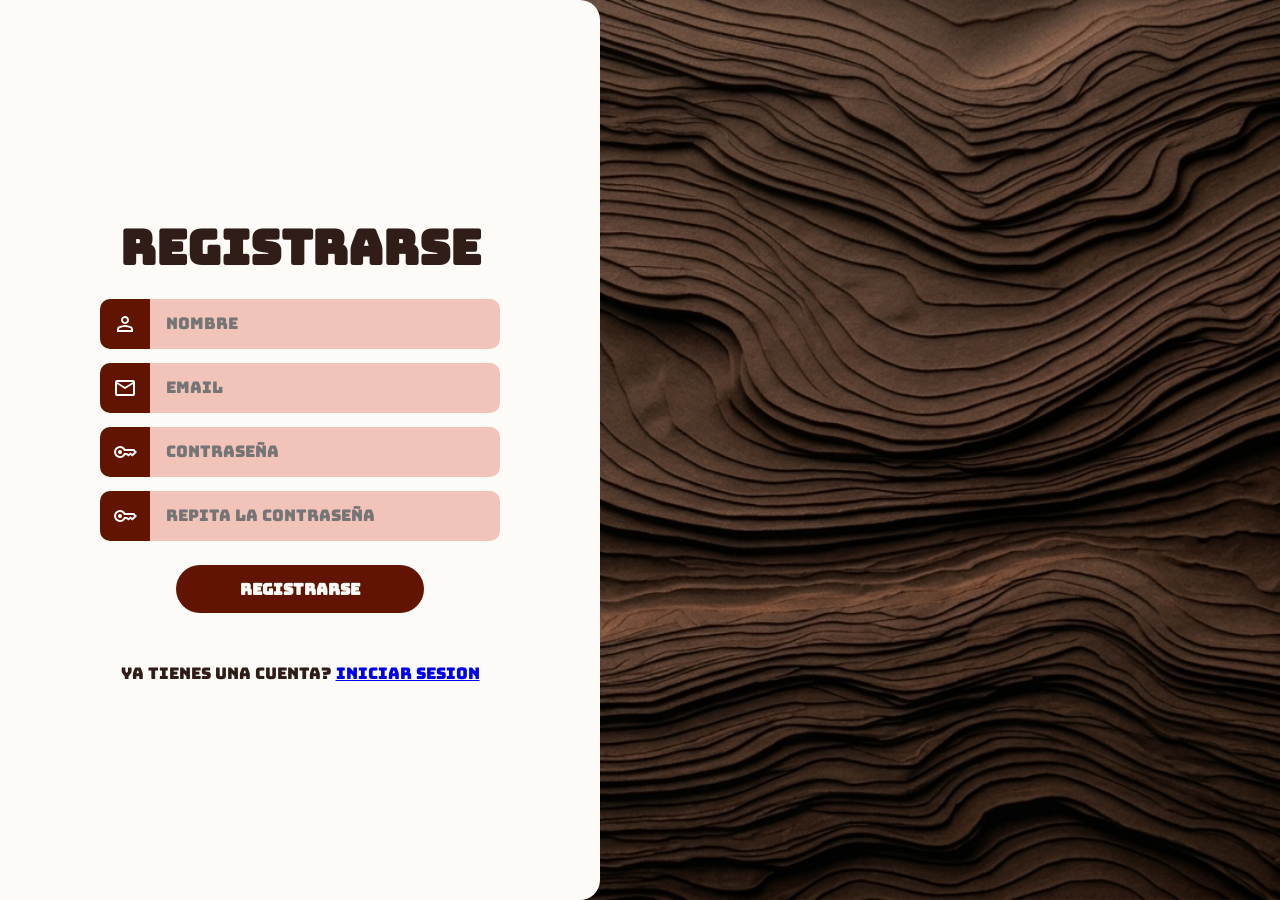
<file: Login y ABM JS/index.html>
<!DOCTYPE html>
<html lang="en">
<head>
    <meta charset="UTF-8">
    <meta name="viewport" content="width=device-width, initial-scale=1.0">
    <title>Registrarse</title>
    <link rel="stylesheet" href="style.css">
    <script type="text/javascript" src="validation.js" defer></script>
    <script>
        if (localStorage.getItem('isLoggedIn') === 'true') {
            window.location.replace('ABM.html');
        }
    </script>
</head>
<body>
    <div class="wrapper">
        <h1>Registrarse</h1>
        <form id="form">
            <div>
                <label for="firstname-input">
                    <svg xmlns="http://www.w3.org/2000/svg" height="24px" viewBox="0 -960 960 960" width="24px" fill="white"><path d="M367-527q-47-47-47-113t47-113q47-47 113-47t113 47q47 47 47 113t-47 113q-47 47-113 47t-113-47ZM160-160v-112q0-34 17.5-62.5T224-378q62-31 126-46.5T480-440q66 0 130 15.5T736-378q29 15 46.5 43.5T800-272v112H160Zm80-80h480v-32q0-11-5.5-20T700-306q-54-27-109-40.5T480-360q-56 0-111 13.5T260-306q-9 5-14.5 14t-5.5 20v32Zm296.5-343.5Q560-607 560-640t-23.5-56.5Q513-720 480-720t-56.5 23.5Q400-673 400-640t23.5 56.5Q447-560 480-560t56.5-23.5ZM480-640Zm0 400Z"/></svg>
                </label>
                <input type="text" name="firstname" id="firstname-input" placeholder="Nombre">
                <p class="error-message"></p>
            </div>
            <div>
                <label for="email-input">
                    <svg xmlns="http://www.w3.org/2000/svg" height="24px" viewBox="0 -960 960 960" width="24px" fill="white"><path d="M160-160q-33 0-56.5-23.5T80-240v-480q0-33 23.5-56.5T160-800h640q33 0 56.5 23.5T880-720v480q0 33-23.5 56.5T800-160H160Zm320-280L160-640v400h640v-400L480-440Zm0-80 320-200H160l320 200ZM160-640v-80 480-400Z"/></svg>
                </label>
                <input type="email" name="email" id="email-input" placeholder="Email">
                <p class="error-message"></p>
            </div>
            <div>
                <label for="password-input">
                    <svg xmlns="http://www.w3.org/2000/svg" height="24px" viewBox="0 -960 960 960" width="24px" fill="white"><path d="M223.5-423.5Q200-447 200-480t23.5-56.5Q247-560 280-560t56.5 23.5Q360-513 360-480t-23.5 56.5Q313-400 280-400t-56.5-23.5ZM280-240q-100 0-170-70T40-480q0-100 70-170t170-70q67 0 121.5 33t86.5 87h352l120 120-180 180-80-60-80 60-85-60h-47q-32 54-86.5 87T280-240Zm0-80q56 0 98.5-34t56.5-86h125l58 41 82-61 71 55 75-75-40-40H435q-14-52-56.5-86T280-640q-66 0-113 47t-47 113q0 66 47 113t113 47Z"/></svg>
                </label>
                <input type="password" name="password" id="password-input" placeholder="Contraseña">
                <p class="error-message"></p>
            </div>
            <div>
                <label for="repeat-password-input">
                    <svg xmlns="http://www.w3.org/2000/svg" height="24px" viewBox="0 -960 960 960" width="24px" fill="white"><path d="M223.5-423.5Q200-447 200-480t23.5-56.5Q247-560 280-560t56.5 23.5Q360-513 360-480t-23.5 56.5Q313-400 280-400t-56.5-23.5ZM280-240q-100 0-170-70T40-480q0-100 70-170t170-70q67 0 121.5 33t86.5 87h352l120 120-180 180-80-60-80 60-85-60h-47q-32 54-86.5 87T280-240Zm0-80q56 0 98.5-34t56.5-86h125l58 41 82-61 71 55 75-75-40-40H435q-14-52-56.5-86T280-640q-66 0-113 47t-47 113q0 66 47 113t113 47Z"/></svg>
                </label>
                <input type="password" name="repeat-password" id="repeat-password-input" placeholder="Repita la contraseña">
                <p class="error-message"></p>
            </div>
            <button type="submit">Registrarse</button>
        </form>
        <p>Ya tienes una cuenta? <a href="login.html">Iniciar Sesion</p>
    </div>
</body>
</html>
</file>
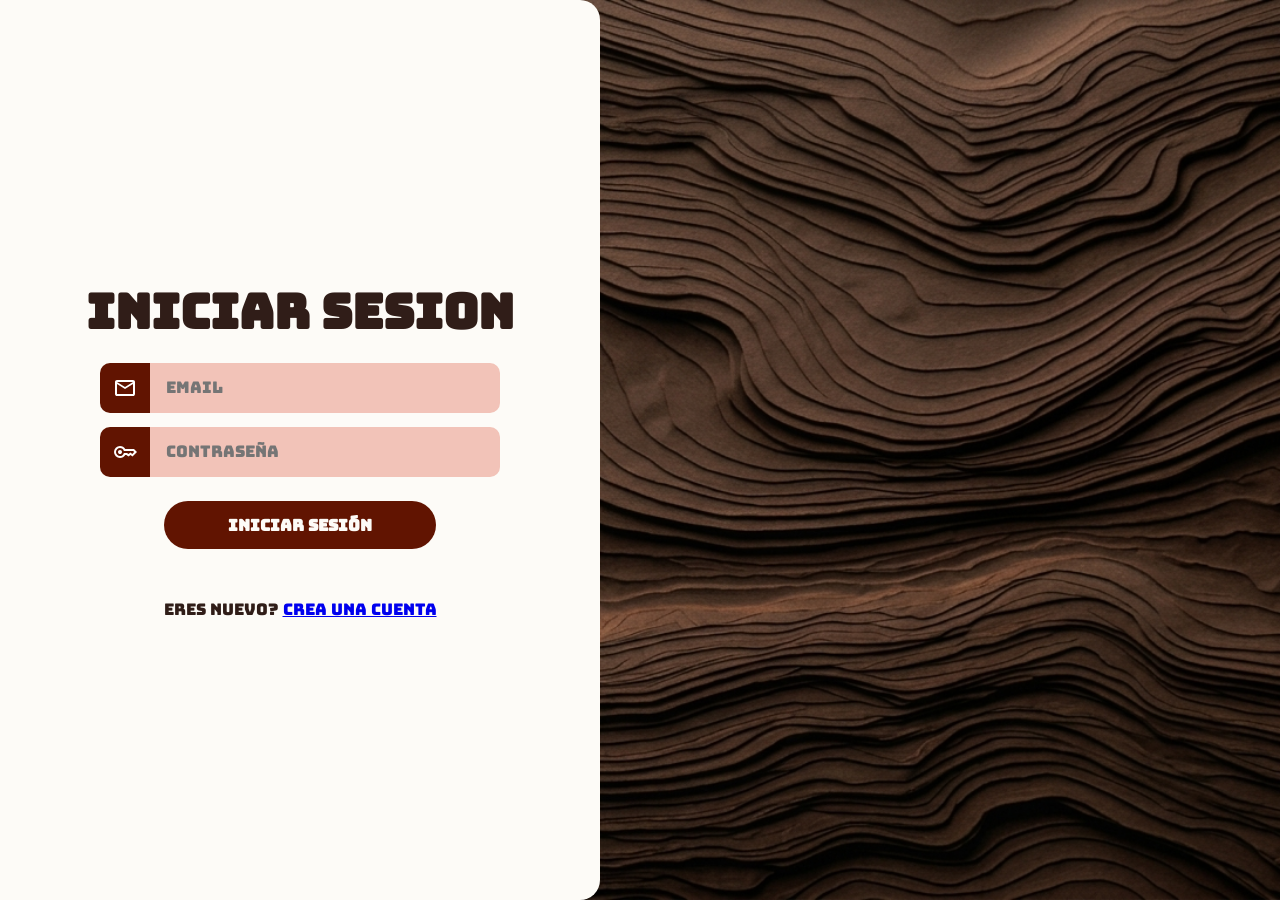
<file: Login y ABM JS/ABM.html>
<!DOCTYPE html>
<html lang="en">
<head>
    <meta charset="UTF-8">
    <meta name="viewport" content="width=device-width, initial-scale=1.0">
    <title>Lista ABM</title>
    <script type="text/javascript" src="ABMfunction.js" defer></script>
    <link rel="stylesheet" href="stylesABM.css">
    <script>
        if (localStorage.getItem('isLoggedIn') !== 'true') {
            window.location.replace('login.html');
        }
    </script>
</head>
<body>
    <div class="container">
        <button id="logout-btn">
            <svg xmlns="http://www.w3.org/2000/svg" height="24px" viewBox="0 -960 960 960" width="24px" fill="#e3e3e3"><path d="M200-120q-33 0-56.5-23.5T120-200v-560q0-33 23.5-56.5T200-840h280v80H200v560h280v80H200Zm440-160-55-58 102-102H360v-80h327L585-622l55-58 200 200-200 200Z"/></svg>
            <span>Cerrar Sesión</span>
        </button>
        <div class="todo-app">
            <h2>Lista de tareas</h2>
            <div class="row">
                <input type="text" id="input-box" placeholder="Añada una tarea">
                <button id="add" onclick="addTask()">Agregar</button>
            </div>
            <ul id="list-container">
                <!-- <li class="checked">Tarea 1</li>
                <li>Tarea 2</li>
                <li>Tarea 3</li> -->
            </ul>
        </div>
    </div>
</body>
</html>
</file>
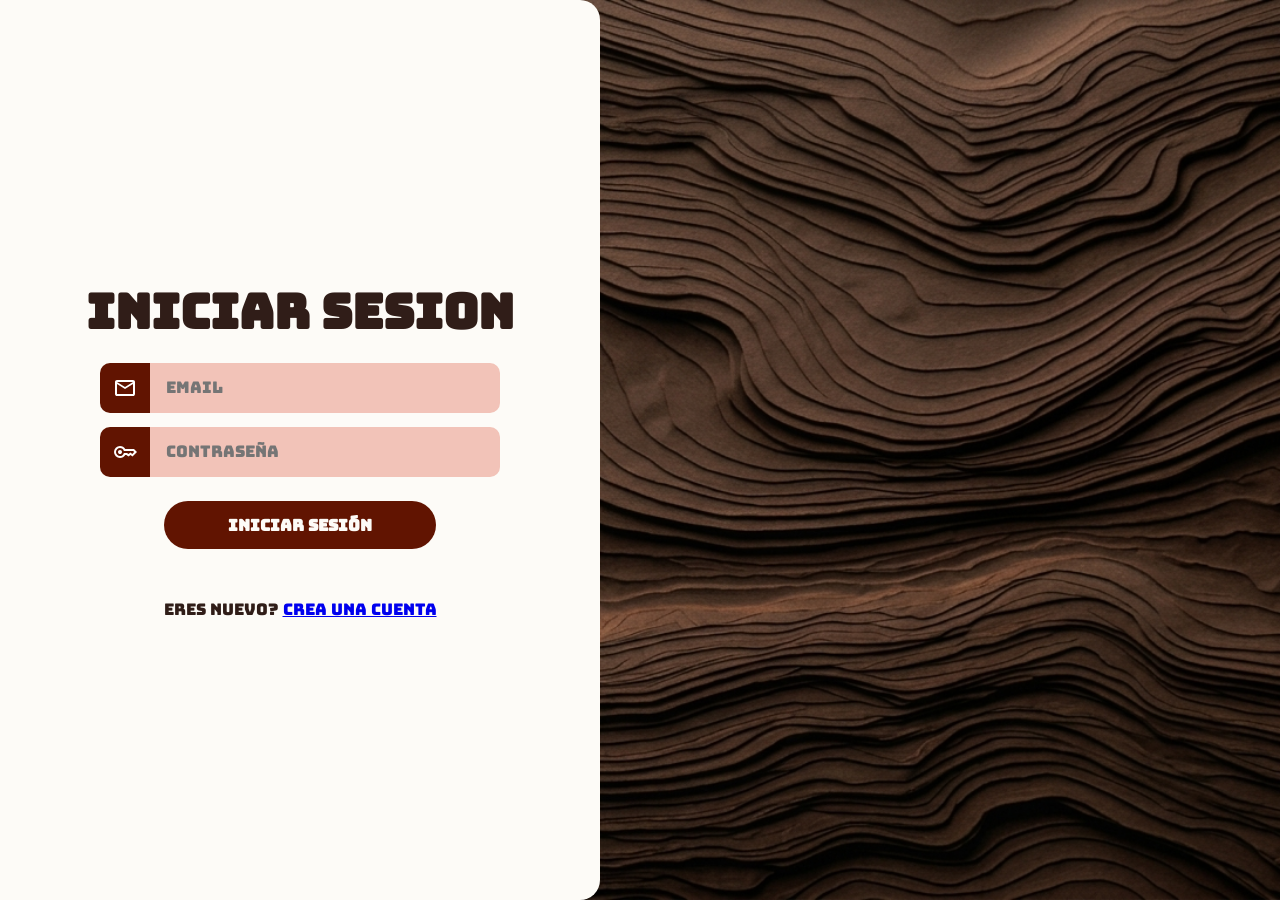
<file: Login y ABM JS/login.html>
<!DOCTYPE html>
<html lang="en">
<head>
    <meta charset="UTF-8">
    <meta name="viewport" content="width=device-width, initial-scale=1.0">
    <title>Iniciar Sesion</title>
    <link rel="stylesheet" href="style.css">
    <script type="text/javascript" src="validation.js" defer></script>
    <script>
        if (localStorage.getItem('isLoggedIn') === 'true') {
            window.location.replace('ABM.html');
        }
    </script>
</head>
<body>
    <div class="wrapper">
        <h1>Iniciar Sesion</h1>
        <form id="form">
            <div>
                <label for="email-input">
                    <svg xmlns="http://www.w3.org/2000/svg" height="24px" viewBox="0 -960 960 960" width="24px" fill="white"><path d="M160-160q-33 0-56.5-23.5T80-240v-480q0-33 23.5-56.5T160-800h640q33 0 56.5 23.5T880-720v480q0 33-23.5 56.5T800-160H160Zm320-280L160-640v400h640v-400L480-440Zm0-80 320-200H160l320 200ZM160-640v-80 480-400Z"/></svg>
                </label>
                <input type="email" name="email" id="email-input" placeholder="Email">
                <p class="error-message"></p>
            </div>
            <div>
                <label for="password-input">
                    <svg xmlns="http://www.w3.org/2000/svg" height="24px" viewBox="0 -960 960 960" width="24px" fill="white"><path d="M223.5-423.5Q200-447 200-480t23.5-56.5Q247-560 280-560t56.5 23.5Q360-513 360-480t-23.5 56.5Q313-400 280-400t-56.5-23.5ZM280-240q-100 0-170-70T40-480q0-100 70-170t170-70q67 0 121.5 33t86.5 87h352l120 120-180 180-80-60-80 60-85-60h-47q-32 54-86.5 87T280-240Zm0-80q56 0 98.5-34t56.5-86h125l58 41 82-61 71 55 75-75-40-40H435q-14-52-56.5-86T280-640q-66 0-113 47t-47 113q0 66 47 113t113 47Z"/></svg>
                </label>
                <input type="password" name="password" id="password-input" placeholder="Contraseña">
                <p class="error-message"></p>
            </div>
            <button type="submit">Iniciar Sesión</button>
        </form>
        <p>Eres nuevo? <a href="index.html">Crea una cuenta</p>
    </div>
</body>
</html>
</file>
<file: Login y ABM JS/style.css>
@import url('https://fonts.googleapis.com/css2?family=Bungee&display=swap');

:root{
    --accent-color: #611401;
    --base-color: #FDFBF7;
    --text-color: #301D18;
    --input-color: #F2C3B8;
}
*{
    margin: 0;
    padding: 0;
}
html {
    font-family: Bungee, Segoe UI, sans-serif;
    font-size: 12pt;
    color: var(--text-color);
    text-align: center;
}
body{
    min-height: 100vh;
    background-image: url(Imagenes/fondo.jpg);
    background-size: cover;
    background-position: right;
    overflow: hidden;
}
.wrapper{
    box-sizing: border-box;
    background-color: var(--base-color);
    height: 100vh;
    width: max(40%, 600px);
    padding: 10px;
    border-radius: 0 20px 20px 0;
    display: flex;
    flex-direction: column;
    align-items: center;
    justify-content: center;
}
h1{
    font-size: 3rem;
    font-weight: 900;
    text-transform: uppercase;
}
form{
    width: min(400px, 100%);
    margin-top: 20px;
    margin-bottom: 50px;
    display: flex;
    flex-direction: column;
    align-items: center;
    gap: 10px;
}
form > div{
    width: 100%;
    display: flex;
    flex-wrap: wrap;
    justify-content: center;
}
form label{
    flex-shrink: 0;
    height: 50px;
    width: 50px;
    background-color: var(--accent-color);
    fill: var(--base-color);
    color: var(--base-color);
    border-radius: 10px 0 0 10px;
    display: flex;
    align-items: center;
    justify-content: center;
}
form input{
    box-sizing: border-box;
    flex-grow: 1;
    min-width: 0;
    height: 50px;
    padding: 1em;
    font: inherit;
    border-radius: 0 10px 10px 0 ;
    border: 2px solid var(--input-color);
    border-left: none;
    background-color: var(--input-color);
    transition: 150ms ease;
}
form input:hover{
    border-color: var(--accent-color);
}
form input:focus{
    outline: none;
    border-color: var(--text-color)
}
div:has(input:focus) > label{
    background-color: var(--text-color);
}
form button{
    margin-top: 10px;
    border: none;
    border-radius: 1000px;
    padding: .85em 4em;
    background-color: var(--accent-color);
    color: var(--base-color);
    font: inherit;
    font-weight: 600;
    text-transform: uppercase;
    cursor: pointer;
    transition: 150ms ease;
}
form button:hover{
    background-color: var(--text-color);
}
form button:focus{
    outline: none;
    background-color: var(--accent-color);
}
a:hover{
    text-decoration: underline;
}
@media(max-width: 1100px){
    .wrapper{
        width: min(600px, 100%);
        border-radius: 0;
    }
}
form .incorrect label{
    background-color: #ad2000;
}
.incorrect input{
    border-color: #ad2000;
}
.error-message{
    width: 100%;
    color: #ad2000;
    font-size: 0.75rem;
    text-align: left;
    margin-top: 4px;
}
</file>
<file: Login y ABM JS/stylesABM.css>
@import url('https://fonts.googleapis.com/css2?family=Bungee&display=swap');

*{
    margin: 0;
    padding: 0;
    font-family: Bungee, Segoe UI, sans-serif;
    box-sizing: border-box;
}
#logout-btn{
    position: absolute;
    top: 20px;
    right: 20px;
    display: flex;
    align-items: center;
    gap: 8px;
    padding: 10px 16px;
    background-color: #1e1e1e;
    color: #ffffff;
    border: 1px solid #333;
    border-radius: 8px;
    cursor: pointer;
}
#logout-btn:hover{
    background-color: #2a2a2a;
}
body{
    background-image: url(Imagenes/fondo2.jpg);
    background-size: cover;
    background-position: center;
    background-repeat: no-repeat;
    background-attachment: fixed;
    min-height: 100vh;
    margin: 0;
    display: flex;
    justify-content: center;
    align-items: center;
    padding: 20px;
}
.container{
    width: 100%;
    min-height: 100vh;
    padding: 10px;
}
.todo-app{
    box-sizing: border-box;
    width: 100%;
    max-width: 540px;
    background: #919191;
    margin: 100px auto 20px;
    padding: 40px 30px 70px;
    border-radius: 10px;
}
.todo-app h2{
    display: flex;
    align-items: center;
    margin-bottom: 20px;
}
.row{
    display: flex;
    align-items: center;
    justify-content: space-between;
    background-color: #727070;
    border-radius: 30px;
    padding-left: 20px;
    margin-bottom: 25px;
}
input{
    flex: 1;
    border: none;
    outline: none;
    background: transparent;
    padding: 10px;
}
input::placeholder{
    color:#1e1e1e;
    opacity: 0.8;
}
#add{
    display: flex;
    align-items: center;
    gap: 8px;
    padding: 10px 16px;
    background-color: #1e1e1e;
    color: #ffffff;
    border: 1px solid #333;
    border-radius: 30px;
    cursor: pointer;
}
#add:hover{
    background-color: #2a2a2a;
}
ul li{
    list-style: none;
    font-size: 17px;
    padding: 12px 8px 12px 50px;
    user-select: none;
    cursor: pointer;
    position: relative;
}
ul li::before{
    content: '';
    position: absolute;
    height: 28px;
    width: 28px;
    border-radius: 50%;
    background-image: url(Imagenes/unchecked.svg);
    background-size: cover;
    background-position: center;
    top: 10px;
    left: 8px;
}
ul li.checked{
    color:#333;
    text-decoration: line-through;
}
ul li.checked::before{
    background-image: url(Imagenes/checked.svg);
}
ul li span{
    position: absolute;
    right: 0px;
    top: 10px;
    width: 30px;
    height: 30px;
    color: white;
    text-align: center;
    line-height: 40px;
}
ul li span:hover{
    color: crimson;
    background-color: #727070;
    border-radius: 10px;
}
</file>
